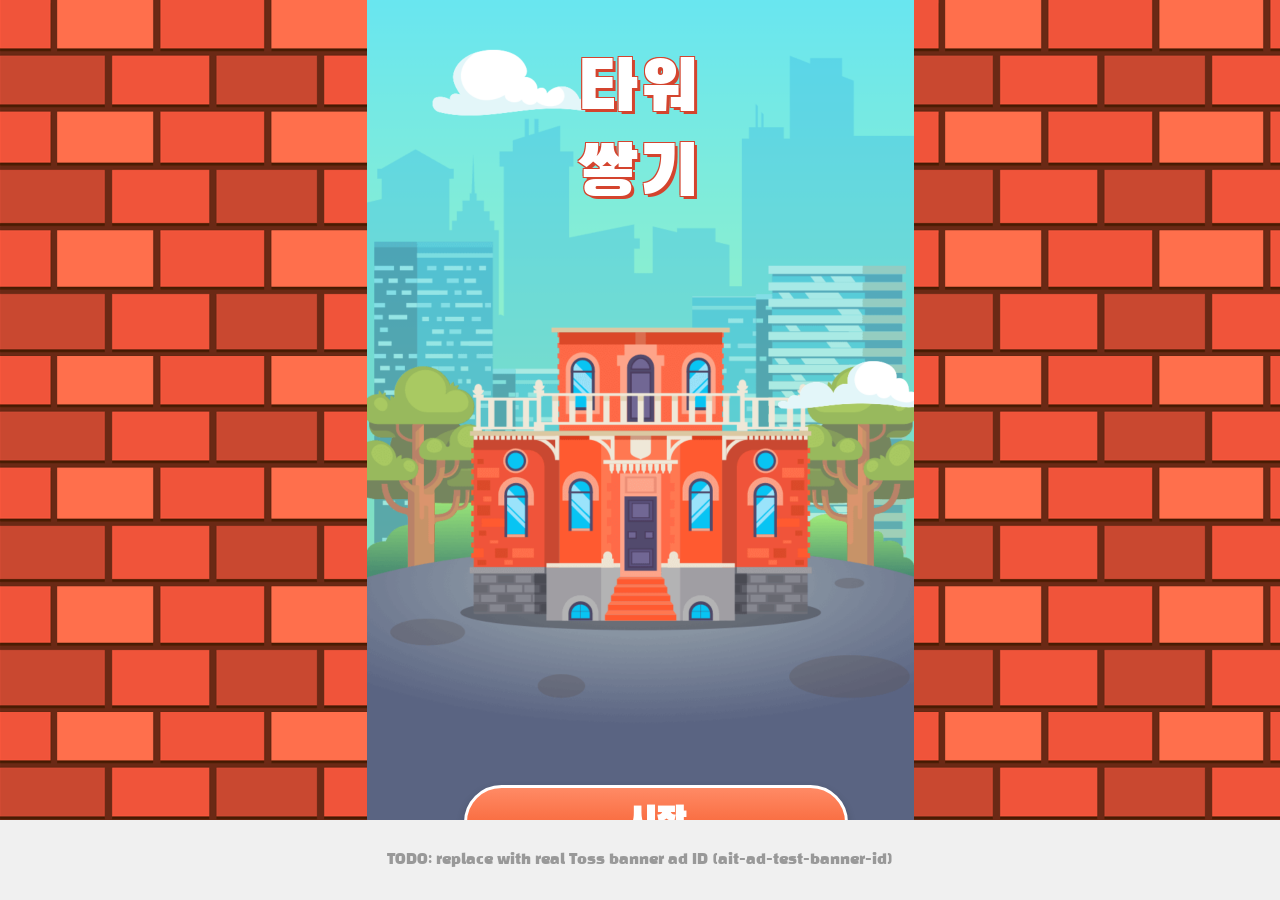
<file: index.html>
<!DOCTYPE html>
<html lang="ko">
<head>
  <meta charset="UTF-8">
  <base href="./">
  <meta name="viewport" content="width=device-width,initial-scale=1,maximum-scale=1,user-scalable=no,minimal-ui">
  <meta name="theme-color" content="#f95240">
  <title>타워 쌓기 - 토스 미니게임</title>
  <link rel="icon" type="image/x-icon" href="./assets/favicon-Cavh6cUP.png">
  <link rel="stylesheet" href="./mobile-layout.css">
  <style>
    @font-face {
      font-family: 'Black Han Sans';
      src: url('./assets/BlackHanSans-Regular-XAxCrE-R.ttf') format('truetype');
      font-weight: 400;
      font-style: normal;
      font-display: swap;
    }
    @font-face {
      font-family: 'wenxue';
      src: url('./assets/wenxue-BRU_-e2p.woff') format('woff'),
           url('./assets/wenxue-CHof2flc.ttf') format('truetype');
      font-weight: normal;
      font-style: normal;
    }
    * { margin: 0; padding: 0; }
    img { width: 100%; }
    html { background: #fff; height: 100%; }
    body {
      font-family: 'Black Han Sans', 'Apple SD Gothic Neo', 'Noto Sans CJK KR', sans-serif;
      margin: 0 auto; text-align: center;
      width: 100%; height: 100%;
      background: #f95240 url(./assets/main-bg-4moCKXOc.png);
    }
    html { font-size: 17.6vh; }
    /* Fix canvas centering to account for 80px bottom banner */
    #canvas { position: fixed; left: 0; top: 0; right: 0; bottom: 80px; margin: auto; }
    a { text-decoration: none; }
    li, ol, ul { list-style-type: none; padding: 0; margin: 0; }
    .hide { display: none; }

    .loading { background-color: #f05a50; height: 100%; width: 100%; }
    .loading .main { width: 60%; margin: 0 auto; color: #fff; }
    .loading .main img { width: 60%; margin: 1rem auto 0; }
    .loading .main .title { font-size: .3rem; }
    .loading .main .text { font-size: .15rem; }
    .loading .main .bar { height: .12rem; width: 100%; border: 3px solid #fff; border-radius: .6rem; margin: .1rem 0; }
    .loading .main .bar .sub { height: .1rem; width: 98%; margin: .008rem auto 0; }
    .loading .main .bar .percent { height: 100%; width: 0; background-color: #fff; border-radius: .6rem; }
    .loading .logo { position: absolute; bottom: .3rem; left: 0; right: 0; }
    .loading .logo img { width: 1rem; }

    .content { height: 100vh; max-width: 480px; margin: 0 auto; position: relative; }
    .landing .title { width: 60%; }
    .landing .action-2 { position: absolute; bottom: .2rem; width: 100%; }
    .landing .start { width: 65%; }

    .modal .mask { background-color: #000; opacity: .6; position: fixed; height: 100%; width: 100%; top: 0; left: 0; }
    /* Modal content height calc to avoid banner */
    .modal .modal-content { position: fixed; height: calc(100% - 80px); width: 90%; max-width: 480px; left: 50%; transform: translateX(-50%); margin-top: .3rem; top: 0; }
    .modal .main { width: 85%; margin: 0 auto; }
    .modal .container { position: relative; }
    .modal .bg { width: 100%; position: absolute; top: 0; left: 0; }
    .modal .modal-main { width: 100%; position: absolute; top: 0; left: 0; margin-top: -.4rem; }
    .modal .over-img { width: 80%; margin: .8rem auto 0; }
    .modal .over-score { margin-top: -.2rem; font-size: .5rem; color: #ff735c; text-shadow: -2px -2px 0 #fff, 2px -2px 0 #fff, -2px 2px 0 #fff, 2px 2px 0 #fff; }
    .modal .tip { font-size: .16rem; color: #9b724e; }
    .modal .over-button-b { width: 70%; margin: .1rem auto 0; }

    /* Korean localized text styles */
    .ko-title {
      font-family: 'Black Han Sans', 'Apple SD Gothic Neo', 'Noto Sans CJK KR', sans-serif;
      font-size: .45rem;
      color: #fff;
      text-shadow: 3px 3px 0 #d4442e, -1px -1px 0 #d4442e, 1px -1px 0 #d4442e, -1px 1px 0 #d4442e;
      letter-spacing: 0.05em;
      line-height: 1.2;
      padding: .3rem 0;
      width: 80%;
      margin: 0 auto;
    }
    .ko-btn {
      display: inline-block;
      font-family: 'Black Han Sans', 'Apple SD Gothic Neo', 'Noto Sans CJK KR', sans-serif;
      font-size: .22rem;
      color: #fff;
      background: linear-gradient(180deg, #ff8a65 0%, #f4511e 100%);
      border: 3px solid #fff;
      border-radius: .6rem;
      padding: .08rem .4rem;
      cursor: pointer;
      text-decoration: none;
      box-shadow: 0 4px 8px rgba(0,0,0,0.2);
      transition: transform 0.1s;
      margin: .05rem 0;
    }
    .ko-btn:active { transform: scale(0.95); }
    .ko-btn.action-grid__primary { display: block; width: 80%; margin: .05rem auto; box-sizing: border-box; }
    
    /* Reward Button specific style to match primary but different color and slightly smaller font if needed */
    .ko-btn.rewarded-btn {
      background: linear-gradient(180deg, #4caf50 0%, #2e7d32 100%);
      font-size: .18rem; /* Slightly smaller to fit "AD 하트 3개로 다시하기" in same width */
      padding: .08rem .4rem;
    }

    .ko-game-over {
      font-family: 'Black Han Sans', 'Apple SD Gothic Neo', 'Noto Sans CJK KR', sans-serif;
      font-size: .32rem;
      color: #ff735c;
      text-shadow: -2px -2px 0 #fff, 2px -2px 0 #fff, -2px 2px 0 #fff, 2px 2px 0 #fff;
      margin: .6rem auto .1rem;
    }

    .swing {
      animation: sw 2s ease-in-out alternate infinite;
    }
    @keyframes sw {
      0% { transform: rotate(5deg); transform-origin: top center; }
      100% { transform: rotate(-5deg); transform-origin: top center; }
    }
    /* Toss Ads Placeholder Styles */
    .bottom-banner-slot {
      position: fixed;
      bottom: 0;
      left: 0;
      width: 100%;
      height: 80px;
      background-color: #f0f0f0;
      display: flex;
      align-items: center;
      justify-content: center;
      font-size: 14px;
      color: #999;
      z-index: 1000;
    }
    .gameover-image-ad-slot {
      width: 90%;
      height: 120px;
      margin: .15rem auto 0;
      background-color: rgba(255, 255, 255, 0.2);
      border: 1px dashed #fff;
      display: flex;
      align-items: center;
      justify-content: center;
      font-size: 14px;
      color: #fff;
      border-radius: 8px;
    }
  </style>
  <!-- Toss Ads Abstraction Layer -->
  <script src="./toss-ads.js"></script>
  <!-- Toss SDK bridge: exposes window.TossFramework from @apps-in-toss/web-framework -->
  <script src="./toss-bridge.js"></script>
  <script type="module" crossorigin src="./assets/index-CRgUAfRE.js"></script>
</head>
<body>
  <canvas id="canvas" class="hide"></canvas>
  <div class="content base-layout">
    <div class="loading">
      <div class="main">
        <img src="./assets/main-loading-CPKvSDCZ.gif">
        <div class="progress">
          <div class="title">0%</div>
          <div class="bar"><div class="sub"><div class="percent"></div></div></div>
          <div class="text">로딩 중...</div>
        </div>
      </div>
    </div>
    <div class="landing hide">
      <div class="action-1">
        <div class="ko-title swing">타워<br>쌓기</div>
      </div>
      <div class="action-2">
        <div id="start" class="ko-btn action-grid__primary">시작</div>
      </div>
    </div>
    <div id="modal" class="modal hide">
      <div class="mask"></div>
      <div class="js-modal-content modal-content">
        <div class="main">
          <div class="container">
            <img src="./assets/main-modal-bg-Vj09WdUN.png" class="bg">
            <div class="modal-main">
              <div id="over-modal" class="hide js-modal-card">
                <div class="ko-game-over">게임 오버</div>
                <div id="score" class="over-score"></div>
                <div id="over-zero" class="hide">
                  <div class="tip">
                    <p>다시 시도!</p>
                    <div class="ko-btn id-retry-interstitial action-grid__primary">다시하기</div>
                    <div class="ko-btn id-retry-rewarded action-grid__primary rewarded-btn" style="margin-top: .1rem;">AD 하트 3개로 다시하기</div>
                    <div id="gameover-image-ad-slot" class="gameover-image-ad-slot">
                      TODO: replace with real Toss image/native ad ID
                      (ait-ad-test-native-image-id)
                    </div>
                  </div>
                </div>
              </div>
            </div>
          </div>
        </div>
      </div>
    </div>
  </div>
  
  <!-- Bottom Strip Banner Area -->
  <div id="bottom-banner-slot" class="bottom-banner-slot">
    TODO: replace with real Toss banner ad ID
    (ait-ad-test-banner-id)
  </div>

  <script>
    // Constants and Heart State
    const DEFAULT_HEARTS = 1;
    const REWARDED_HEARTS = 3;
    
    window.nextPlayHearts = parseInt(sessionStorage.getItem('rewardedHearts'), 10) || DEFAULT_HEARTS;
    // Consume the rewarded state immediately so next runs revert to default
    sessionStorage.removeItem('rewardedHearts');

    // Handle Interstitial Retry Hook
    document.querySelectorAll('.id-retry-interstitial').forEach(btn => {
      btn.addEventListener('click', async () => {
        if (window.TossAds && window.TossAds.showInterstitialAd) {
          const success = await window.TossAds.showInterstitialAd('game_over_retry_interstitial');
          // Start game anyway since we must not block gameplay
        }
        const e = new URL(window.location.href);
        e.searchParams.set("s", Date.now());
        window.location.href = e.toString();
      });
    });

    // Handle Rewarded Hearts Hook
    document.querySelectorAll('.id-retry-rewarded').forEach(btn => {
      btn.addEventListener('click', async () => {
        if (window.TossAds && window.TossAds.showRewardedAd) {
          const success = await window.TossAds.showRewardedAd('game_over_rewarded_hearts');
          if (success) {
            sessionStorage.setItem('rewardedHearts', REWARDED_HEARTS);
          }
        }
        const e = new URL(window.location.href);
        e.searchParams.set("s", Date.now());
        window.location.href = e.toString();
      });
    });
  </script>
</body>
</html>
</file>
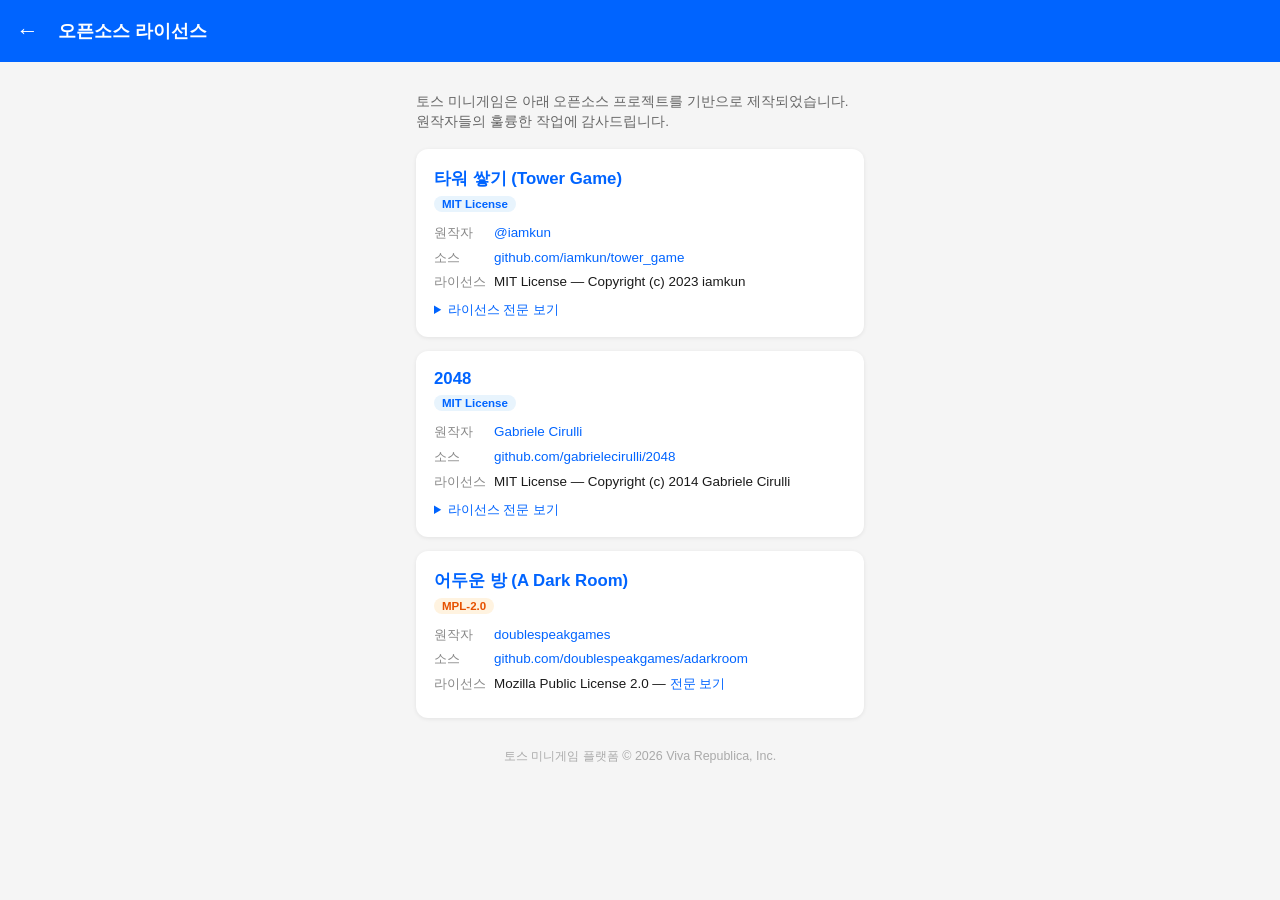
<file: credits.html>
<!DOCTYPE html>
<html lang="ko">
<head>
  <meta charset="UTF-8">
  <meta name="viewport" content="width=device-width, initial-scale=1.0, maximum-scale=1, user-scalable=no, minimal-ui">
  <meta name="theme-color" content="#0064ff">
  <title>오픈소스 라이선스 - 토스 미니게임</title>
  <link rel="stylesheet" href="./mobile-layout.css">
  <style>
    body {
      font-family: 'Apple SD Gothic Neo', 'Noto Sans CJK KR', -apple-system, BlinkMacSystemFont, sans-serif;
      background: #f5f5f5;
      color: #1a1a1a;
      margin: 0;
      padding: 0;
    }

    .page-header {
      background: #0064ff;
      color: #fff;
      padding: 16px;
      display: flex;
      align-items: center;
      gap: 12px;
      position: sticky;
      top: 0;
      z-index: 100;
    }

    .back-btn {
      background: none;
      border: none;
      color: #fff;
      font-size: 1.4em;
      cursor: pointer;
      padding: 4px 8px 4px 0;
      line-height: 1;
      -webkit-tap-highlight-color: transparent;
    }

    .page-header h1 {
      font-size: 1.1em;
      font-weight: bold;
      margin: 0;
    }

    .content {
      max-width: 480px;
      margin: 0 auto;
      padding: 16px;
    }

    .intro {
      font-size: 0.85em;
      color: #666;
      margin-bottom: 16px;
      line-height: 1.5;
    }

    .game-card {
      background: #fff;
      border-radius: 12px;
      padding: 18px;
      margin-bottom: 14px;
      box-shadow: 0 1px 4px rgba(0,0,0,0.08);
    }

    .game-card__name {
      font-size: 1.05em;
      font-weight: bold;
      margin: 0 0 4px;
      color: #0064ff;
    }

    .game-card__license-badge {
      display: inline-block;
      font-size: 0.72em;
      font-weight: bold;
      padding: 2px 8px;
      border-radius: 20px;
      margin-bottom: 12px;
    }

    .badge-mit {
      background: #e8f4fd;
      color: #0064ff;
    }

    .badge-mpl {
      background: #fff3e0;
      color: #e65100;
    }

    .game-card__row {
      display: flex;
      font-size: 0.84em;
      margin-bottom: 6px;
      line-height: 1.4;
    }

    .game-card__label {
      color: #888;
      min-width: 60px;
      flex-shrink: 0;
    }

    .game-card__value {
      color: #1a1a1a;
    }

    .game-card__value a {
      color: #0064ff;
      text-decoration: none;
    }

    .game-card__value a:hover {
      text-decoration: underline;
    }

    .license-text {
      margin-top: 12px;
      background: #f9f9f9;
      border-radius: 8px;
      padding: 12px;
      font-size: 0.75em;
      color: #555;
      line-height: 1.6;
      white-space: pre-wrap;
      font-family: monospace;
    }

    details summary {
      cursor: pointer;
      font-size: 0.8em;
      color: #0064ff;
      margin-top: 10px;
      user-select: none;
      -webkit-tap-highlight-color: transparent;
    }

    details[open] summary {
      margin-bottom: 0;
    }

    .footer-note {
      text-align: center;
      font-size: 0.78em;
      color: #aaa;
      padding: 16px 0 32px;
    }
  </style>
</head>
<body>

<div class="page-header">
  <button class="back-btn" onclick="history.back()" aria-label="뒤로가기">&#8592;</button>
  <h1>오픈소스 라이선스</h1>
</div>

<div class="content">
  <p class="intro">
    토스 미니게임은 아래 오픈소스 프로젝트를 기반으로 제작되었습니다.<br>
    원작자들의 훌륭한 작업에 감사드립니다.
  </p>

  <!-- Tower Game -->
  <div class="game-card">
    <h2 class="game-card__name">타워 쌓기 (Tower Game)</h2>
    <span class="game-card__license-badge badge-mit">MIT License</span>

    <div class="game-card__row">
      <span class="game-card__label">원작자</span>
      <span class="game-card__value">
        <a href="https://github.com/iamkun" target="_blank" rel="noopener">@iamkun</a>
      </span>
    </div>
    <div class="game-card__row">
      <span class="game-card__label">소스</span>
      <span class="game-card__value">
        <a href="https://github.com/iamkun/tower_game" target="_blank" rel="noopener">github.com/iamkun/tower_game</a>
      </span>
    </div>
    <div class="game-card__row">
      <span class="game-card__label">라이선스</span>
      <span class="game-card__value">MIT License — Copyright (c) 2023 iamkun</span>
    </div>

    <details>
      <summary>라이선스 전문 보기</summary>
      <pre class="license-text">The MIT License (MIT)

Copyright (c) 2023 iamkun

Permission is hereby granted, free of charge, to any person obtaining a copy
of this software and associated documentation files (the "Software"), to deal
in the Software without restriction, including without limitation the rights
to use, copy, modify, merge, publish, distribute, sublicense, and/or sell
copies of the Software, and to permit persons to whom the Software is
furnished to do so, subject to the following conditions:

The above copyright notice and this permission notice shall be included in
all copies or substantial portions of the Software.

THE SOFTWARE IS PROVIDED "AS IS", WITHOUT WARRANTY OF ANY KIND, EXPRESS OR
IMPLIED, INCLUDING BUT NOT LIMITED TO THE WARRANTIES OF MERCHANTABILITY,
FITNESS FOR A PARTICULAR PURPOSE AND NONINFRINGEMENT. IN NO EVENT SHALL THE
AUTHORS OR COPYRIGHT HOLDERS BE LIABLE FOR ANY CLAIM, DAMAGES OR OTHER
LIABILITY, WHETHER IN AN ACTION OF CONTRACT, TORT OR OTHERWISE, ARISING FROM,
OUT OF OR IN CONNECTION WITH THE SOFTWARE OR THE USE OR OTHER DEALINGS IN
THE SOFTWARE.</pre>
    </details>
  </div>

  <!-- 2048 -->
  <div class="game-card">
    <h2 class="game-card__name">2048</h2>
    <span class="game-card__license-badge badge-mit">MIT License</span>

    <div class="game-card__row">
      <span class="game-card__label">원작자</span>
      <span class="game-card__value">
        <a href="http://gabrielecirulli.com" target="_blank" rel="noopener">Gabriele Cirulli</a>
      </span>
    </div>
    <div class="game-card__row">
      <span class="game-card__label">소스</span>
      <span class="game-card__value">
        <a href="https://github.com/gabrielecirulli/2048" target="_blank" rel="noopener">github.com/gabrielecirulli/2048</a>
      </span>
    </div>
    <div class="game-card__row">
      <span class="game-card__label">라이선스</span>
      <span class="game-card__value">MIT License — Copyright (c) 2014 Gabriele Cirulli</span>
    </div>

    <details>
      <summary>라이선스 전문 보기</summary>
      <pre class="license-text">The MIT License (MIT)

Copyright (c) 2014 Gabriele Cirulli

Permission is hereby granted, free of charge, to any person obtaining a copy
of this software and associated documentation files (the "Software"), to deal
in the Software without restriction, including without limitation the rights
to use, copy, modify, merge, publish, distribute, sublicense, and/or sell
copies of the Software, and to permit persons to whom the Software is
furnished to do so, subject to the following conditions:

The above copyright notice and this permission notice shall be included in
all copies or substantial portions of the Software.

THE SOFTWARE IS PROVIDED "AS IS", WITHOUT WARRANTY OF ANY KIND, EXPRESS OR
IMPLIED, INCLUDING BUT NOT LIMITED TO THE WARRANTIES OF MERCHANTABILITY,
FITNESS FOR A PARTICULAR PURPOSE AND NONINFRINGEMENT. IN NO EVENT SHALL THE
AUTHORS OR COPYRIGHT HOLDERS BE LIABLE FOR ANY CLAIM, DAMAGES OR OTHER
LIABILITY, WHETHER IN AN ACTION OF CONTRACT, TORT OR OTHERWISE, ARISING FROM,
OUT OF OR IN CONNECTION WITH THE SOFTWARE OR THE USE OR OTHER DEALINGS IN
THE SOFTWARE.</pre>
    </details>
  </div>

  <!-- A Dark Room -->
  <div class="game-card">
    <h2 class="game-card__name">어두운 방 (A Dark Room)</h2>
    <span class="game-card__license-badge badge-mpl">MPL-2.0</span>

    <div class="game-card__row">
      <span class="game-card__label">원작자</span>
      <span class="game-card__value">
        <a href="https://github.com/doublespeakgames" target="_blank" rel="noopener">doublespeakgames</a>
      </span>
    </div>
    <div class="game-card__row">
      <span class="game-card__label">소스</span>
      <span class="game-card__value">
        <a href="https://github.com/doublespeakgames/adarkroom" target="_blank" rel="noopener">github.com/doublespeakgames/adarkroom</a>
      </span>
    </div>
    <div class="game-card__row">
      <span class="game-card__label">라이선스</span>
      <span class="game-card__value">
        Mozilla Public License 2.0 —
        <a href="https://www.mozilla.org/en-US/MPL/2.0/" target="_blank" rel="noopener">전문 보기</a>
      </span>
    </div>
  </div>

  <p class="footer-note">토스 미니게임 플랫폼 &copy; 2026 Viva Republica, Inc.</p>
</div>

</body>
</html>
</file>
<file: mobile-layout.css>
/**
 * Shared Mobile Layout System for Toss Mini-Games
 *
 * Common classes:
 *   .base-layout    — single mobile container (max-width 480px, centered)
 *   .top-nav        — top navigation bar
 *   .section-card   — bordered content card with padding
 *   .resource-list  — 2-column grid for key-value information
 *   .action-grid    — button grid (primary full-width, secondary 2-col)
 *   .bottom-bar     — fixed/sticky bottom menu
 *
 * Rules applied globally:
 *   - overflow-x hidden (no horizontal scroll)
 *   - iPhone safe area insets
 *   - word-wrap / overflow-wrap for long text
 */

/* === Global resets for mobile === */
html, body {
  overflow-x: hidden;
  overscroll-behavior: none;
  -webkit-overflow-scrolling: touch;
  -webkit-text-size-adjust: 100%;
}

/* iPhone safe area support */
body {
  padding-top: env(safe-area-inset-top);
  padding-left: env(safe-area-inset-left);
  padding-right: env(safe-area-inset-right);
}

/* Prevent text overflow globally */
*, *::before, *::after {
  box-sizing: border-box;
  word-wrap: break-word;
  overflow-wrap: break-word;
}

/* === BaseLayout === */
.base-layout {
  width: 100%;
  max-width: 480px;
  margin: 0 auto;
  padding: 0 16px;
  box-sizing: border-box;
  min-height: 100vh;
  display: flex;
  flex-direction: column;
}

/* === TopNav === */
.top-nav {
  display: flex;
  align-items: center;
  justify-content: space-between;
  padding: 10px 0;
  flex-shrink: 0;
}

.top-nav__title {
  font-weight: bold;
  font-size: 1.2em;
}

.top-nav__actions {
  display: flex;
  gap: 8px;
  align-items: center;
}

/* === SectionCard === */
.section-card {
  border: 1px solid rgba(0, 0, 0, 0.15);
  border-radius: 8px;
  padding: 12px 14px;
  margin-bottom: 12px;
  background: inherit;
}

.section-card__title {
  font-weight: bold;
  font-size: 0.85em;
  text-transform: uppercase;
  letter-spacing: 0.03em;
  margin-bottom: 8px;
  opacity: 0.7;
}

/* === ResourceList (2-column grid) === */
.resource-list {
  display: grid;
  grid-template-columns: 1fr 1fr;
  gap: 6px 12px;
  list-style: none;
  padding: 0;
  margin: 0;
}

.resource-list__item {
  display: flex;
  justify-content: space-between;
  align-items: baseline;
  padding: 4px 0;
  min-width: 0;
}

.resource-list__key {
  white-space: nowrap;
  overflow: hidden;
  text-overflow: ellipsis;
  margin-right: 6px;
  flex-shrink: 1;
  min-width: 0;
}

.resource-list__val {
  font-weight: bold;
  white-space: nowrap;
  flex-shrink: 0;
}

/* === ActionGrid === */
.action-grid {
  display: flex;
  flex-direction: column;
  gap: 8px;
  margin: 12px 0;
}

/* Primary buttons: full width */
.action-grid .btn-primary,
.action-grid__primary {
  display: block;
  width: 100%;
  padding: 12px 16px;
  border: none;
  border-radius: 6px;
  font-size: 1em;
  font-weight: bold;
  text-align: center;
  cursor: pointer;
  -webkit-tap-highlight-color: transparent;
}

/* Secondary buttons: 2-column grid */
.action-grid__secondary {
  display: grid;
  grid-template-columns: 1fr 1fr;
  gap: 8px;
}

.action-grid__secondary .btn-secondary,
.action-grid .btn-secondary {
  display: block;
  width: 100%;
  padding: 10px 12px;
  border: 1px solid currentColor;
  border-radius: 6px;
  font-size: 0.9em;
  text-align: center;
  cursor: pointer;
  background: transparent;
  -webkit-tap-highlight-color: transparent;
}

/* === BottomBar === */
.bottom-bar {
  position: fixed;
  bottom: 0;
  left: 0;
  right: 0;
  display: flex;
  justify-content: center;
  gap: 16px;
  padding: 10px 16px;
  padding-bottom: calc(10px + env(safe-area-inset-bottom));
  z-index: 1000;
  border-top: 1px solid rgba(0, 0, 0, 0.1);
  background: rgba(255, 255, 255, 0.95);
}

.bottom-bar__item {
  display: flex;
  flex-direction: column;
  align-items: center;
  font-size: 0.75em;
  cursor: pointer;
  -webkit-tap-highlight-color: transparent;
  text-decoration: none;
  color: inherit;
}

/* Reserve space so fixed bottom-bar doesn't cover content */
.has-bottom-bar {
  padding-bottom: calc(60px + env(safe-area-inset-bottom));
}
</file>
